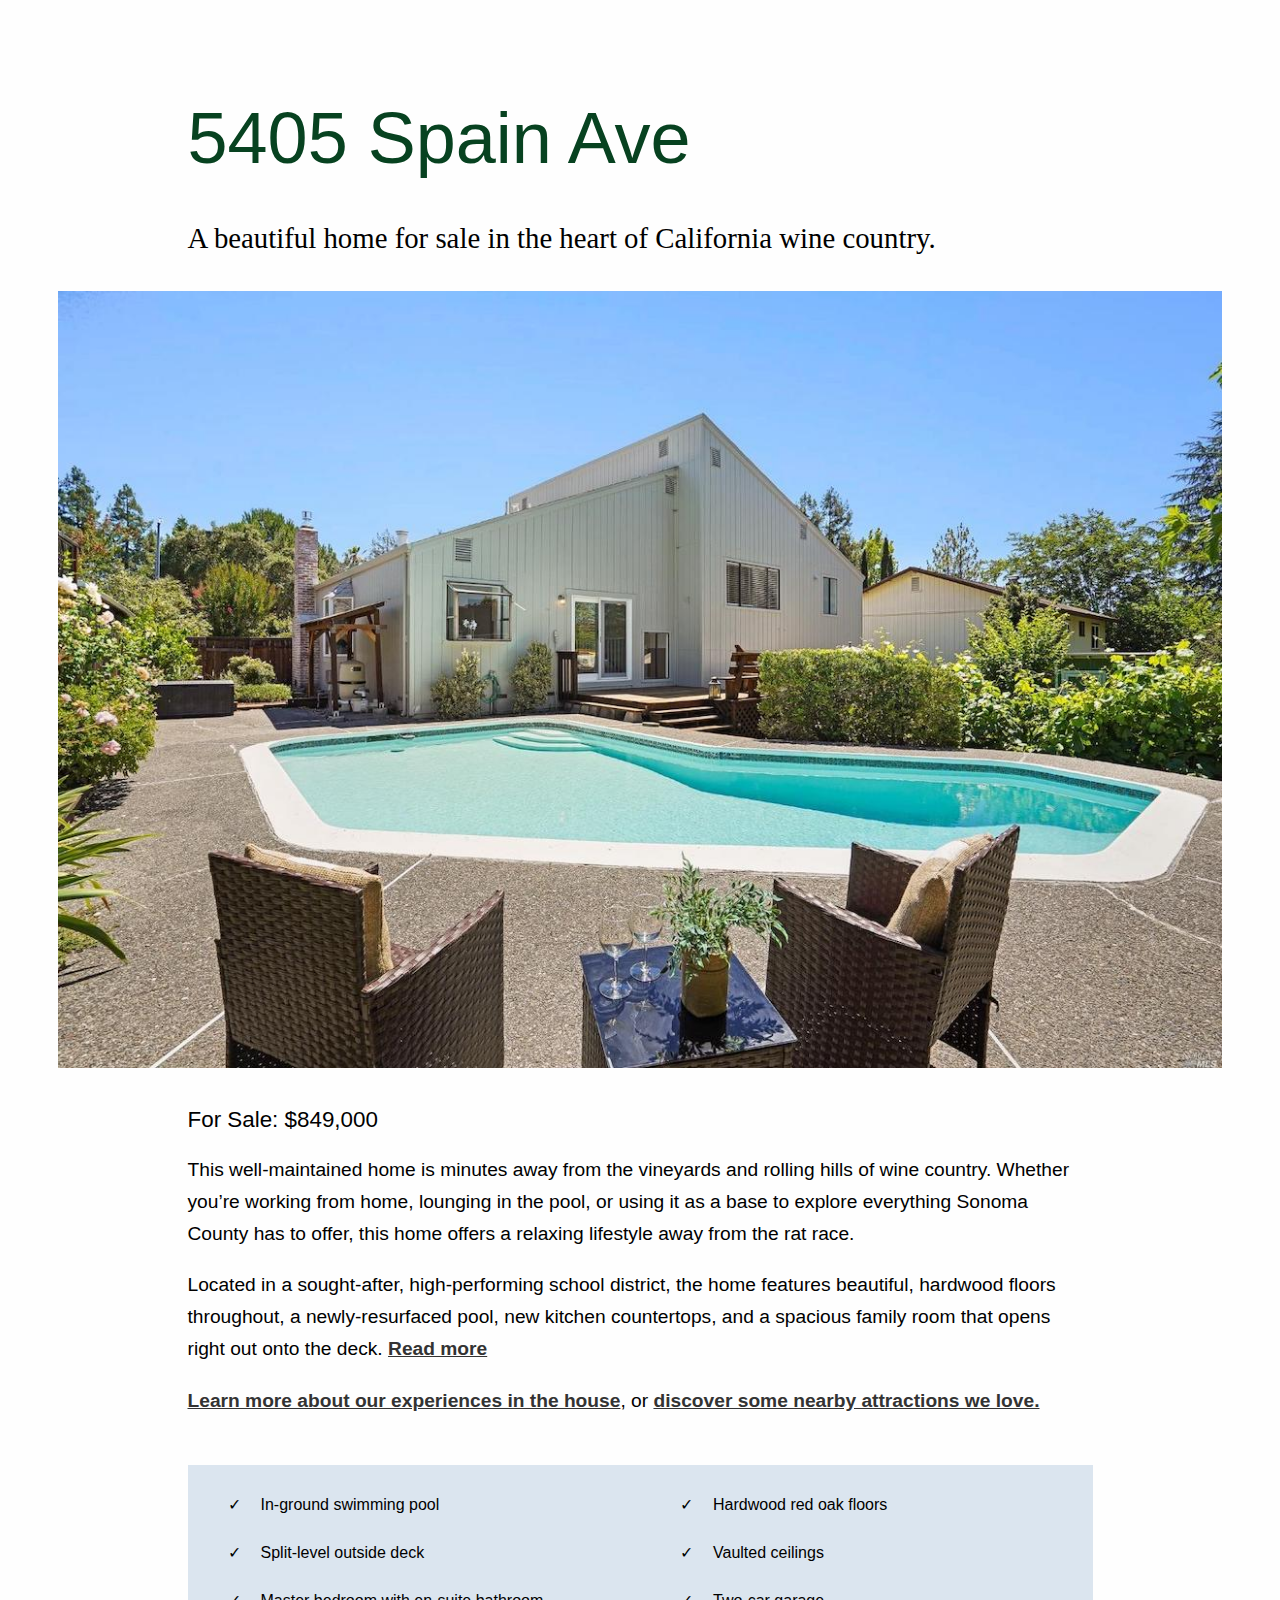
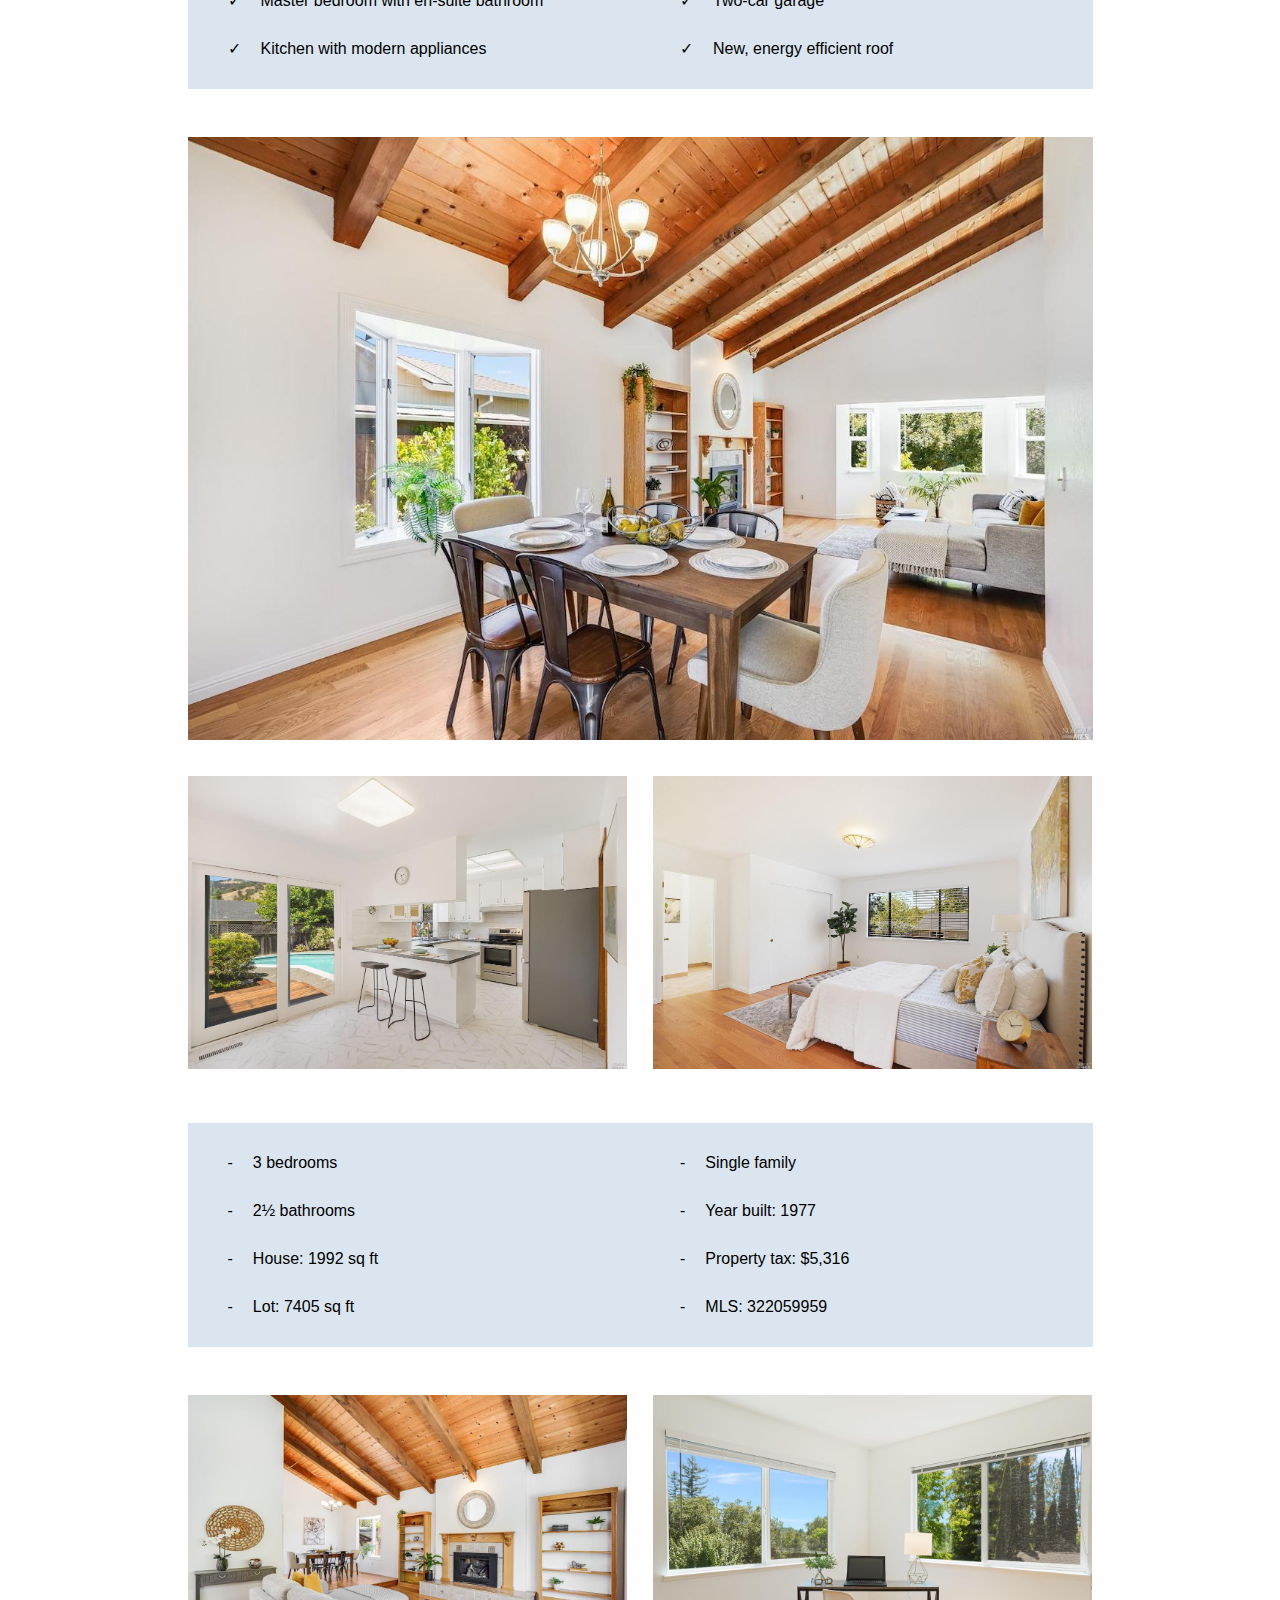
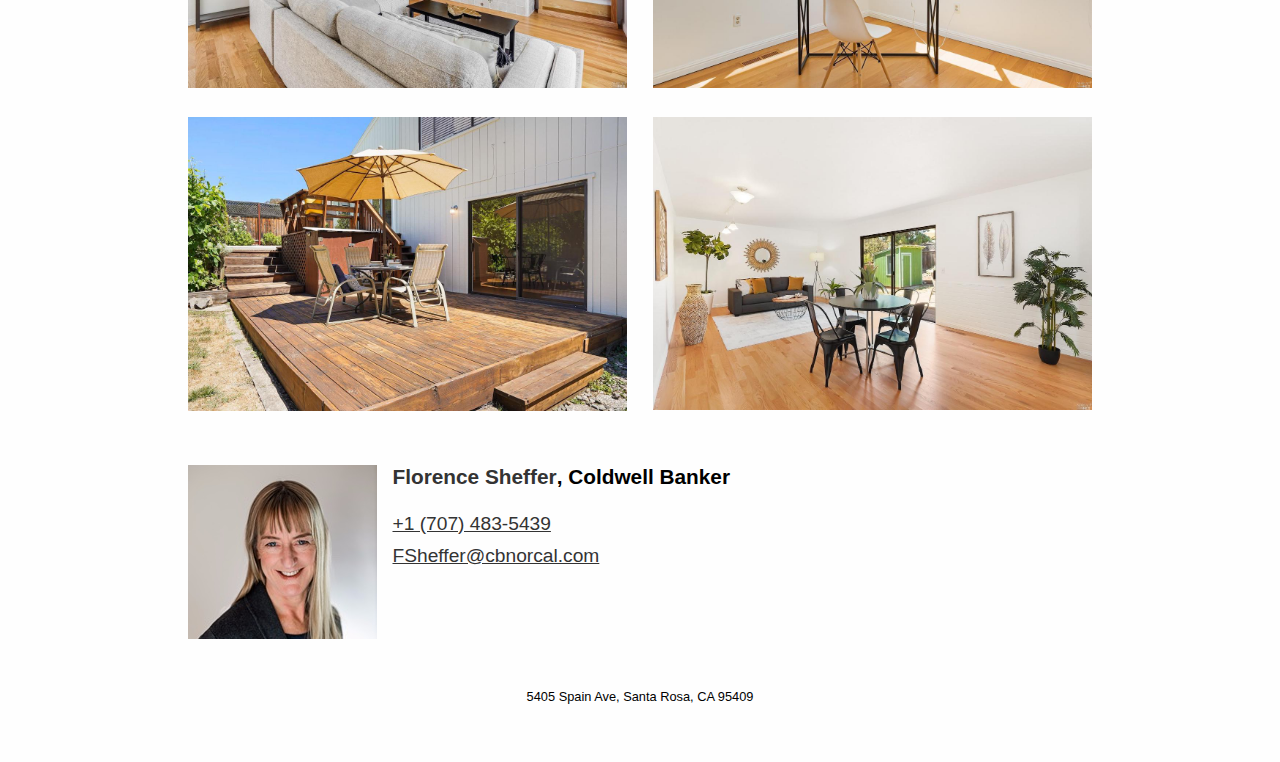
<file: index.html>
<!doctype html>
<html lang="en">
    <head>
        <title>5405 Spain Ave, Santa Rosa, CA</title>
        <meta charset="utf-8">
        <meta name="description" content="A beautiful three bedroom home for sale in the heart of California wine country.">
        <meta name="viewport" content="width=device-width, initial-scale=1.0">
        <meta name="mobile-web-app-capable" content="yes">

        <!-- Don't link the parcel as a phone number ... -->
        <meta name="format-detection" content="telephone=no">

        <!-- Social tags -->
        <meta name="twitter:card" content="summary_large_image">
        <meta name="twitter:site" content="@benwerd">
        <meta name="twitter:creator" content="@benwerd">
        <meta name="twitter:title" content="5405 Spain Ave, Santa Rosa, CA">
        <meta name="twitter:description" content="A beautiful three bedroom home for sale in the heart of California wine country.">
        <meta name="twitter:image" content="https://5405spainave.com/images/hero-twitter.jpg">

        <meta property="og:url" content="https://5405spainave.com">
        <meta property="og:type" content="website">
        <meta property="og:title" content="5405 Spain Ave, Santa Rosa, CA">
        <meta property="og:description" content="A beautiful three bedroom home for sale in the heart of California wine country.">
        <meta property="og:image" content="https://5405spainave.com/images/hero-fb.jpg">

        <!-- Favicon -->
        <link rel="apple-touch-icon" sizes="180x180" href="/apple-touch-icon.png">
        <link rel="icon" type="image/png" sizes="32x32" href="/favicon-32x32.png">
        <link rel="icon" type="image/png" sizes="16x16" href="/favicon-16x16.png">
        <link rel="manifest" href="/site.webmanifest">

        <!-- CSS file -->
        <link rel="stylesheet" href="/main.css" type="text/css">       
    </head>
    <body>
        <header>
            <h1>
                5405 Spain Ave
            </h1>
            <h2>
                A beautiful home for sale in the heart of California wine country.
            </h2>
        </header>
        <div class="hero-image">
            <img srcset="images/hero-2000.jpg 2000w, images/hero-1200.jpg 1200w, images/hero-480.jpg 480w"
                 sizes="(max-width: 600px) 480px, (max-width: 1300px) 1200px, (min-width: 1301px) 2000px"
                 src="images/hero-1200.jpeg"
                 alt="A photograph of a 3-bedroom house in Santa Rosa"
                 loading="lazy">
        </div>
        <main>
            <h3>
                For Sale: $849,000
            </h3>
            <p>
                This well-maintained home is minutes away from the vineyards and rolling hills of wine country. 
                Whether you’re working from home, lounging in the pool, or using it as a base to explore everything 
                Sonoma County has to offer, this home offers a relaxing lifestyle away from the rat race.
            </p>
            <p>
                Located in a sought-after, high-performing school district, the home features beautiful, hardwood floors
                throughout, a newly-resurfaced pool, new kitchen countertops, and a spacious family room that opens right 
                out onto the deck. 
                <a href="https://www.coldwellbankerhomes.com/ca/santa-rosa/5405-spain-ave/pid_47847622/" target="_blank"  rel="noopener noreferrer"><strong>Read more</strong></a>
            </p>
            <p>
                <a href="our-experiences.html"><strong>Learn more about our experiences in the house</strong></a>, or
                <a href="attractions.html"><strong>discover some nearby attractions we love.</strong></a>
            </p>
            <div class="amenities">
                <ul>
                    <li>In-ground swimming pool</li>
                    <li>Split-level outside deck</li>
                    <li>Master bedroom with en-suite bathroom</li>
                    <li>Kitchen with modern appliances</li>
                </ul>
                <ul>
                    <li>Hardwood red oak floors</li>
                    <li>Vaulted ceilings</li>
                    <li>Two-car garage</li>
                    <li>New, energy efficient roof</li>
                </ul>
            </div>
            <div class="hero-image">
                <img srcset="images/living-room-2000.jpg 2000w, images/living-room-1200.jpg 1200w, images/living-room-480.jpg 480w"
                     sizes="(max-width: 600px) 480px, (max-width: 1300px) 1200px, (min-width: 1301px) 2000px"
                     src="images/living-room-1200.jpeg"
                     alt="Dining room with spacious, vaulted ceilings"
                     loading="lazy">
            </div>
            <div class="image-pair">
                <div>
                    <img srcset="images/kitchen-2000.jpg 2000w, images/kitchen-1200.jpg 1200w, images/kitchen-480.jpg 480w"
                        sizes="(max-width: 600px) 480px, (max-width: 1300px) 1200px, (min-width: 1301px) 2000px"
                        src="images/kitchen-2000.jpg"
                        alt="Kitchen with brand new appliances and a view of the pool"
                        loading="lazy">
                </div>
                <div>
                    <img srcset="images/bed-2000.jpg 2000w, images/bed-1200.jpg 1200w, images/bed-480.jpg 480w"
                        sizes="(max-width: 600px) 480px, (max-width: 1300px) 1200px, (min-width: 1301px) 2000px"
                        src="images/bed-2000.jpg"
                        alt="Bright master bedroom with ensuite bathroom"
                        loading="lazy">
                </div>
            </div>
        </main>
        <div class="properties">
            <ul>
                <li>3 bedrooms</li>
                <li>2½ bathrooms</li>
                <li>House: 1992 sq ft</li>
                <li>Lot: 7405 sq ft</li>
            </ul>
            <ul>
                <li>Single family</li>
                <li>Year built: 1977</li>
                <li>Property tax: $5,316</li>
                <li>MLS: 322059959</li>
            </ul>
        </div>
        <main>
            <div class="image-pair">
                <div>
                    <img srcset="images/sofa-2000.jpg 2000w, images/sofa-1200.jpg 1200w, images/sofa-480.jpg 480w"
                        sizes="(max-width: 600px) 480px, (max-width: 1300px) 1200px, (min-width: 1301px) 2000px"
                        src="images/sofa-2000.jpg"
                        alt="Living room with built-in fireplace and beautiful, vaulted ceilings"
                        loading="lazy">
                </div>
                <div>
                    <img srcset="images/office-2000.jpg 2000w, images/office-1200.jpg 1200w, images/office-480.jpg 480w"
                        sizes="(max-width: 600px) 480px, (max-width: 1300px) 1200px, (min-width: 1301px) 2000px"
                        src="images/office-2000.jpg"
                        alt="Spacious office looking out on trees"
                        loading="lazy">
                </div>
                <div>
                    <img srcset="images/deck-2000.jpg 2000w, images/deck-1200.jpg 1200w, images/deck-480.jpg 480w"
                        sizes="(max-width: 600px) 480px, (max-width: 1300px) 1200px, (min-width: 1301px) 2000px"
                        src="images/deck-2000.jpg"
                        alt="Sunny backyard deck"
                        loading="lazy">
                </div>
                <div>
                    <img srcset="images/family-2000.jpg 2000w, images/family-1200.jpg 1200w, images/family-480.jpg 480w"
                        sizes="(max-width: 600px) 480px, (max-width: 1300px) 1200px, (min-width: 1301px) 2000px"
                        src="images/family-2000.jpg"
                        alt="Spacious family room"
                        loading="lazy">
                </div>
            </div>
        </main>
        <div class="agent">
            <img src="/images/florence.jpg" alt="A photograph of Florence Sheffer, realtor">
            <div class="details">
                <h4>
                    <a href="https://www.coldwellbankerhomes.com/ca/santa-rosa/agent/florence-sheffer/aid_37212/">Florence Sheffer</a>, Coldwell Banker
                </h4>
                <p>
                    <a href="tel:+17074835439">+1 (707) 483-5439</a><br>
                    <a href="mailto:FSheffer@cbnorcal.com">FSheffer@cbnorcal.com</a>
                </p>
            </div>
        </div>
        <footer class="h-card">
            <span class="p-adr">
                <span class="p-street-address">5405 Spain Ave</span>, 
                <span class="p-locality">Santa Rosa</span>, 
                <span class="p-region">CA</span> 
                <span class="p-postal-code">95409</span>
            </span>
        </footer>
        <script type="application/ld+json">
            {
                "@context": "https://schema.org",
                "@type": "SingleFamilyResidence",
                "name": "5405 Spain Ave, Santa Rosa, CA, 95409",
                "description": "A beautiful three bedroom home for sale in the heart of California wine country.",
                "numberOfRooms": 5,
                "floorSize": {
                    "@type": "QuantitativeValue",
                    "value": 1992,
                    "unitCode": "FTK"
                },
                "numberOfBathroomsTotal": 2.5,
                "numberOfBedrooms": 3,
                "yearBuilt": 1977,
                "address": {
                    "@type": "PostalAddress",
                    "addressCountry": "USA",
                    "addressLocality": "Santa Rosa",
                    "addressRegion": "California",
                    "postalCode": "95409",
                    "streetAddress": "5405 Spain Ave"
                },
                "geo": {
                    "@type": "GeoCoordinates",
                    "latitude": "38.473635",
                    "longitude": "-122.649460"
                },
                "image": "https://5405spainave.com/images/hero-1200.jpg",
                "telephone": "+1-510-283-3321",
                "tourBookingPage": "https://www.coldwellbankerhomes.com/ca/santa-rosa/5405-spain-ave/pid_47847622/"
            },
        </script>
        <script type="application/ld+json">
            {
                "@type":"Event",
                "@context":"http://schema.org",
                "startDate":"2022-07-17T13:00:00",
                "endDate":"2022-07-17T16:00:00",
                "name":"Open House: 1pm - 4pmpm",
                "description":"Open House",
                "url":"https://www.coldwellbankerhomes.com/ca/santa-rosa/5405-spain-ave/pid_47847622/",
                "location":{
                  "@type":"Place",
                  "@context":"http://schema.org",
                  "name":"5405 Spain Ave",
                  "address":{
                    "@type":"PostalAddress",
                    "@context":"http://schema.org",
                    "streetAddress":"5405 Spain Ave",
                    "postalCode":"95409",
                    "addressLocality":"Santa Rosa",
                    "addressRegion":"CA"
                  }
                },
                "image":"https://5405spainave.com/images/hero-2000.jpg",
                "offers":{
                  "@type":"Offer",
                  "price":849000,
                  "priceCurrency":"USD",
                  "availability":"http://schema.org/InStock",
                  "url":"https://5405spainave.com/"
                },
                "performer":"Coldwell Banker Realty"
              }
        </script>
        <script type="application/ld+json">
            {
                "@type":"Event",
                "@context":"http://schema.org",
                "startDate":"2022-07-19T10:00:00",
                "endDate":"2022-07-19T12:00:00",
                "name":"Open House: 10:00am - 12:00pm",
                "description":"Open House",
                "url":"https://www.coldwellbankerhomes.com/ca/santa-rosa/5405-spain-ave/pid_47847622/",
                "location":{
                    "@type":"Place",
                    "@context":"http://schema.org",
                    "name":"5405 Spain Ave",
                    "address":{
                    "@type":"PostalAddress",
                    "@context":"http://schema.org",
                    "streetAddress":"5405 Spain Ave",
                    "postalCode":"95409",
                    "addressLocality":"Santa Rosa",
                    "addressRegion":"CA"
                    }
                },
                "image":"https://5405spainave.com/images/hero-2000.jpg",
                "offers":{
                    "@type":"Offer",
                    "price":849000,
                    "priceCurrency":"USD",
                    "availability":"http://schema.org/InStock",
                    "url":"https://5405spainave.com/"
                },
                "performer":"Coldwell Banker Realty"
                }
        </script>
    </body>
</html>
</file>
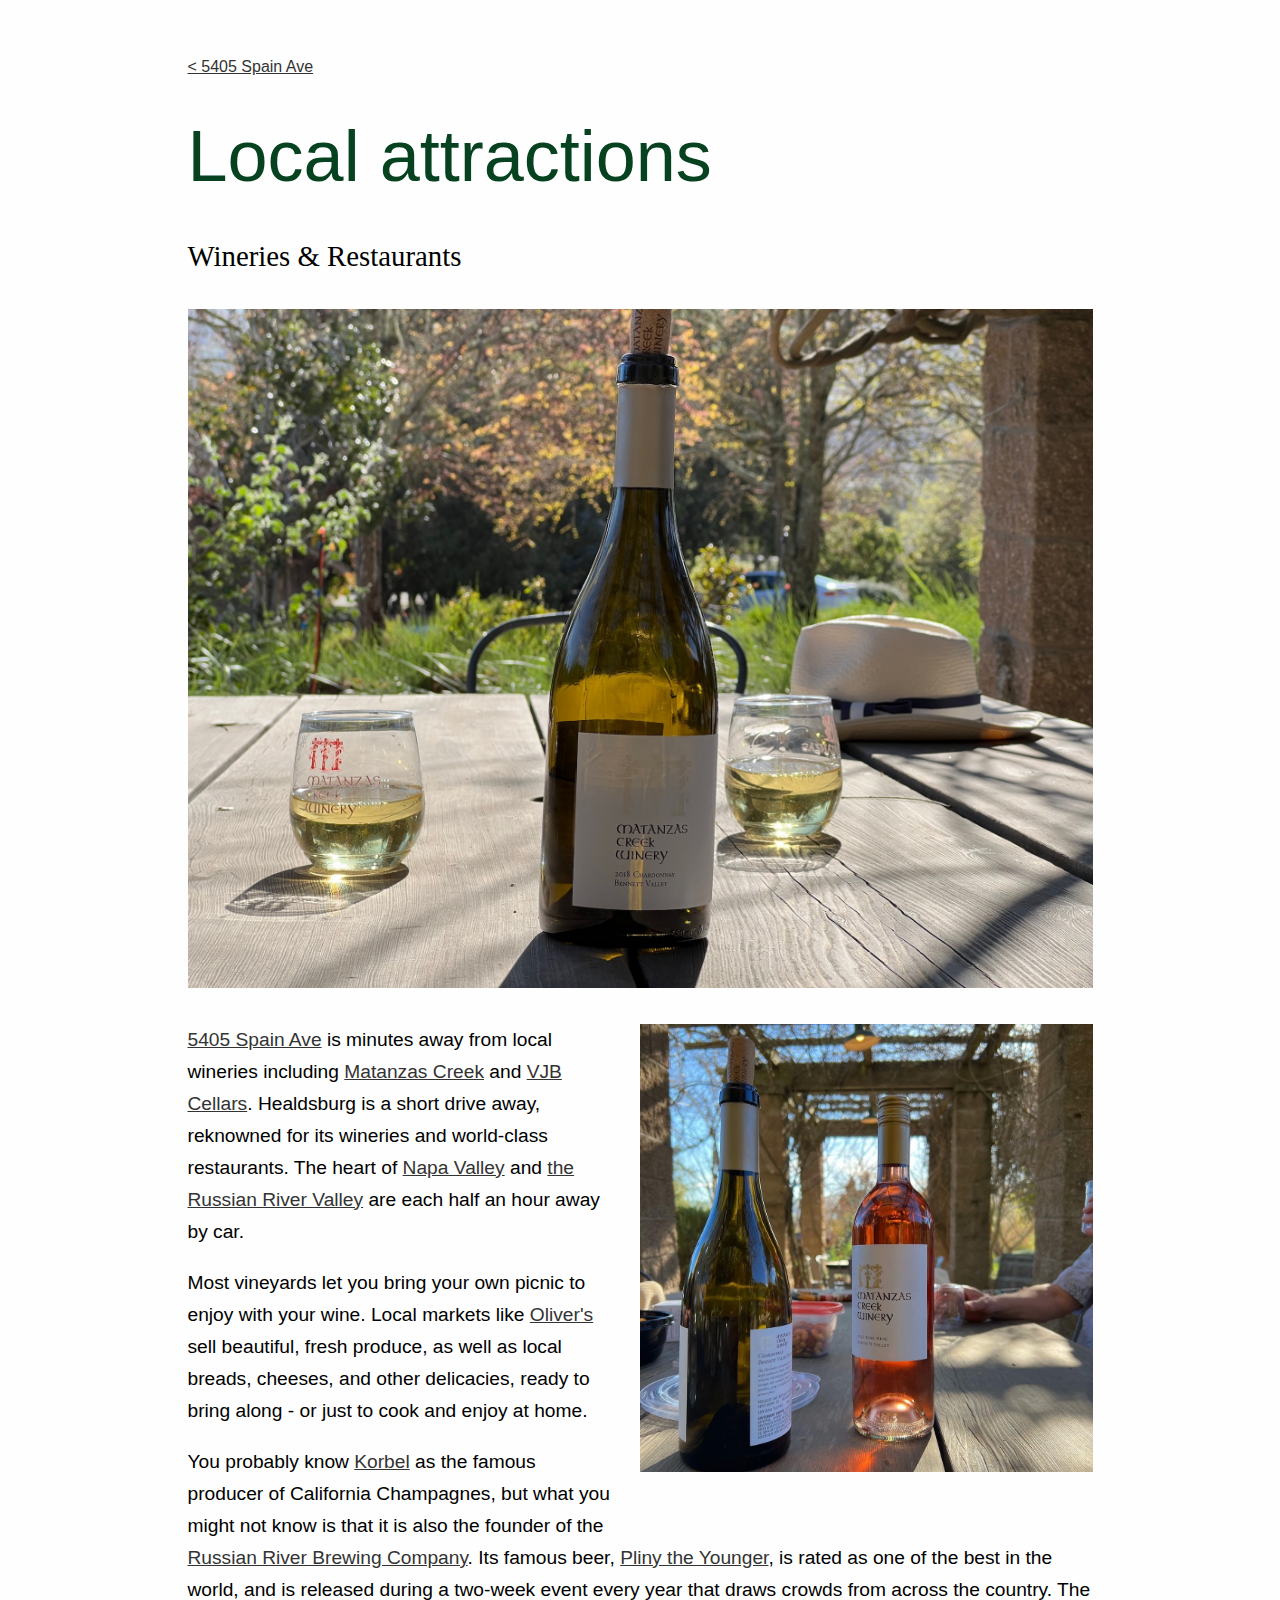
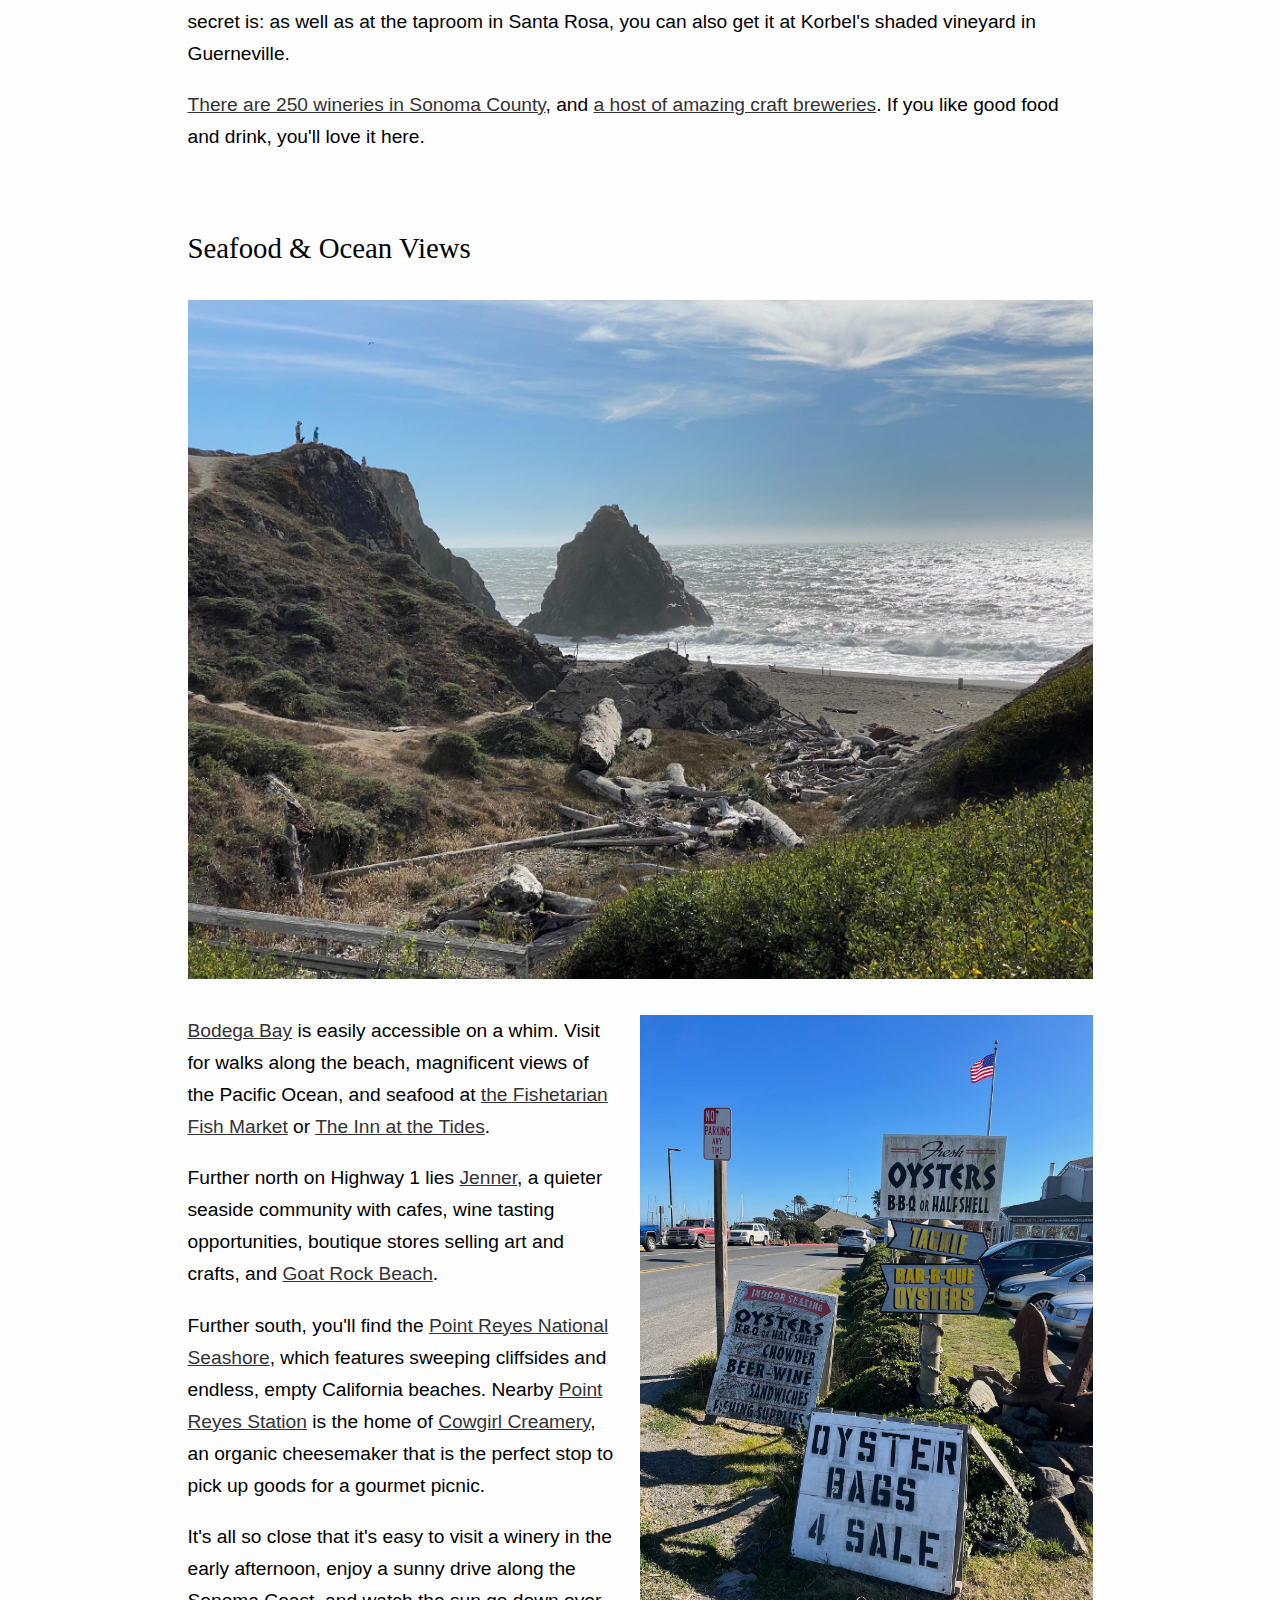
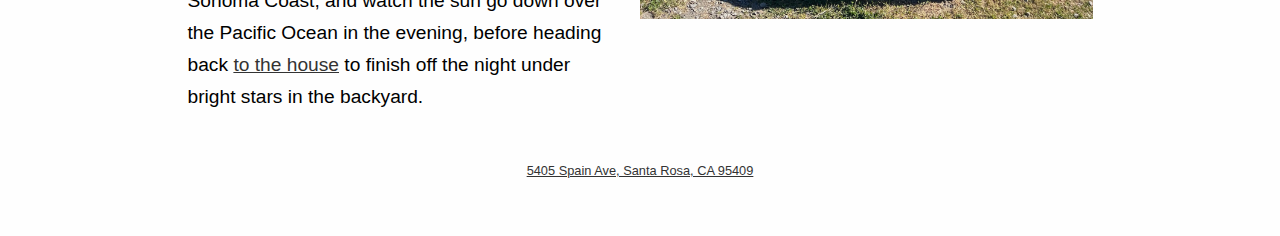
<file: attractions.html>
<!doctype html>
<html lang="en">
    <head>
        <title>Attractions | 5405 Spain Ave, Santa Rosa, CA</title>
        <meta charset="utf-8">
        <meta name="description" content="A beautiful three bedroom home for sale in the heart of California wine country.">
        <meta name="viewport" content="width=device-width, initial-scale=1.0">
        <meta name="mobile-web-app-capable" content="yes">

        <!-- Social tags -->
        <meta name="twitter:card" content="summary_large_image">
        <meta name="twitter:site" content="@benwerd">
        <meta name="twitter:creator" content="@benwerd">
        <meta name="twitter:title" content="5405 Spain Ave, Santa Rosa, CA">
        <meta name="twitter:description" content="A beautiful three bedroom home for sale in the heart of California wine country.">

        <!-- Favicon -->
        <link rel="apple-touch-icon" sizes="180x180" href="/apple-touch-icon.png">
        <link rel="icon" type="image/png" sizes="32x32" href="/favicon-32x32.png">
        <link rel="icon" type="image/png" sizes="16x16" href="/favicon-16x16.png">
        <link rel="manifest" href="/site.webmanifest">

        <!-- CSS file -->
        <link rel="stylesheet" href="/main.css" type="text/css">             
    </head>
    <body>
        <nav>
            <a href="/">&lt; 5405 Spain Ave</a>
        </nav>
        <header>
            <h1>Local attractions</h1>
        </header>
        <main>
            <h2>Wineries &amp; Restaurants</h2>
            <div class="hero-image">
                <img src="/images/matanzas-2000.jpg"
                     alt="Matanzas Creek winery"
                     loading="lazy">
            </div>
            <p>
                <img src="/images/matanzas-2-1200.jpg" alt="A photo of Matanzas Creek wine" class="illustration" loading="lazy">
                <a href="/">5405 Spain Ave</a> is minutes away from local wineries including 
                <a href="https://www.matanzascreek.com/" target="_blank" rel="noopener noreferrer">Matanzas Creek</a>
                and 
                <a href="https://vjbcellars.com/" target="_blank" rel="noopener noreferrer">VJB Cellars</a>.
                Healdsburg is a short drive away, reknowned for its wineries and world-class restaurants. The heart of
                <a href="https://www.visitnapavalley.com/" target="_blank" rel="noopener noreferrer">Napa Valley</a>
                and 
                <a href="https://www.sonomacounty.com/articles/wine-tasting-guerneville" target="_blank" rel="noopener noreferrer">the Russian River Valley</a> 
                are each half an hour away by car.
            </p>
            <p>
                Most vineyards let you bring your own picnic to enjoy with your wine. Local markets like
                <a href="https://www.oliversmarket.com/" target="_blank" rel="noopener noreferer">Oliver's</a>
                sell beautiful, fresh produce, as well as local breads, cheeses, and other delicacies,
                ready to bring along - or just to cook and enjoy at home.
            </p>
            <p>
                You probably know <a href="https://www.korbel.com/" target="_blank" rel="noopener noreferrer">Korbel</a> as the famous
                producer of California Champagnes, but what you might not know is that it is also the founder of the 
                <a href="https://www.russianriverbrewing.com/about-us/" target="_blank" rel="noopener noreferrer">Russian River Brewing Company</a>. 
                Its famous beer,
                <a href="https://www.beeradvocate.com/beer/profile/863/21690/" target="_blank" rel="noopener noreferrer">Pliny the Younger</a>, 
                is rated as one of the best in the world, and is released during a two-week event every year that draws crowds from across the country.
                The secret is: as well as at the taproom in Santa Rosa, you can also get it at Korbel's shaded vineyard in Guerneville.
            </p>
            <p>
                <a href="https://www.sonoma.com/wineries/" target="_blank" rel="noopener noreferer">There are 250 wineries in Sonoma County</a>,
                and
                <a href="https://www.sonomacounty.com/articles/best-craft-beer-and-breweries-sonoma-county" target="_blank" rel="noopener noreferer">a host of amazing craft breweries</a>.
                If you like good food and drink, you'll love it here.
            </p>
            <p>
                &nbsp;
            </p>
            <h2>
                Seafood &amp; Ocean Views
            </h2>
            <div class="hero-image">
                <img src="/images/bodega-2000.jpg"
                     alt="The Sonoma Coast off Bodega Bay"
                     loading="lazy">
            </div>
            <p>
                <img src="/images/oysters-2000.jpg"
                     alt="Oyster signs on Bodega Head"
                     loading="lazy"
                     class="illustration">
                <a href="https://www.sonomacounty.com/cities/bodega-bay" target="_blank" rel="noopener noreferrer">Bodega Bay</a>
                is easily accessible on a whim. Visit for walks along the beach, magnificent views of the Pacific Ocean,
                and seafood at 
                <a href="https://fishetarianfishmarket.com/" target="_blank" rel="noopener noreferrer">the Fishetarian Fish Market</a>
                or 
                <a href="https://www.innatthetides.com/tides-wharf-restaurant/" target="_blank" rel="noopener noreferrer">The Inn at the Tides</a>.
            </p>
            <p>
                Further north on Highway 1 lies 
                <a href="https://www.sonomacounty.com/articles/48-hours-jenner-california-coast" target="_blank" rel="noopener noreferrer">Jenner</a>,
                a quieter seaside community with cafes, 
                wine tasting opportunities, boutique stores selling art and crafts,
                and 
                <a href="https://www.sonomacounty.com/outdoor-activities/goat-rock-beach" target="_blank" rel="noopener noreferrer">Goat Rock Beach</a>.
            </p>
            <p>
                Further south, you'll find the 
                <a href="https://www.nps.gov/pore/index.htm" targt="_blank" rel="noopener noreferrer">Point Reyes National Seashore</a>,
                which features sweeping cliffsides and endless, empty California beaches. 
                Nearby
                <a href="https://www.bontraveler.com/a-weekend-guide-to-point-reyes-station-california/" target="_blank" rel="noopener noreferrer">Point Reyes Station</a>
                is the home of 
                <a href="https://cowgirlcreamery.com/" target="_blank" rel="noopener noreferrer">Cowgirl Creamery</a>,
                an organic cheesemaker that is the perfect stop to pick up goods for a gourmet picnic.
            </p>
            <p>
                It's all so close that it's easy to visit a winery in the early afternoon, enjoy a sunny drive along
                the Sonoma Coast, and watch the sun go down over the Pacific Ocean in the evening, before heading back 
                <a href="/">to the house</a> to finish off the night under bright stars in the backyard.
            </p>
            <div class="hero-image">

            </div>
        </main>
        <footer class="h-card">
            <a href="/">5405 Spain Ave, Santa Rosa, CA 95409</a>
        </footer>
    </body>
</html>
</file>
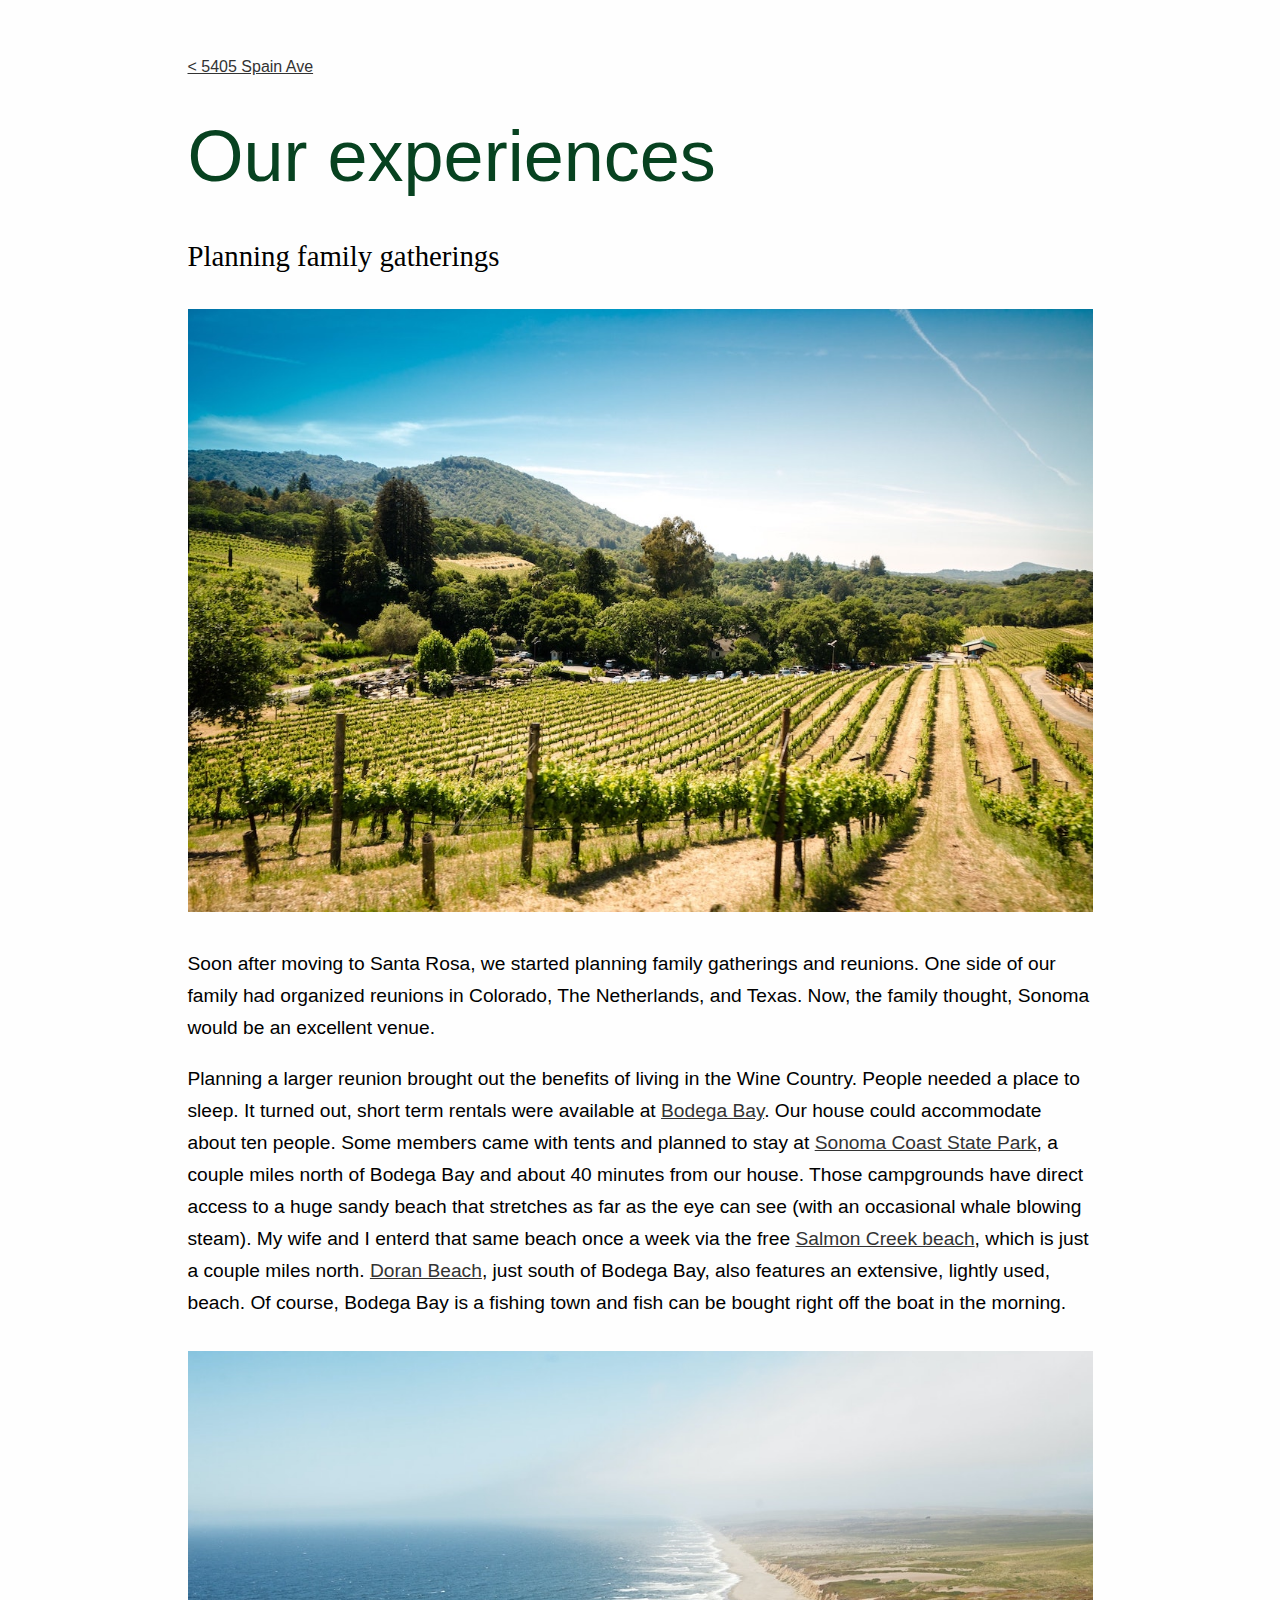
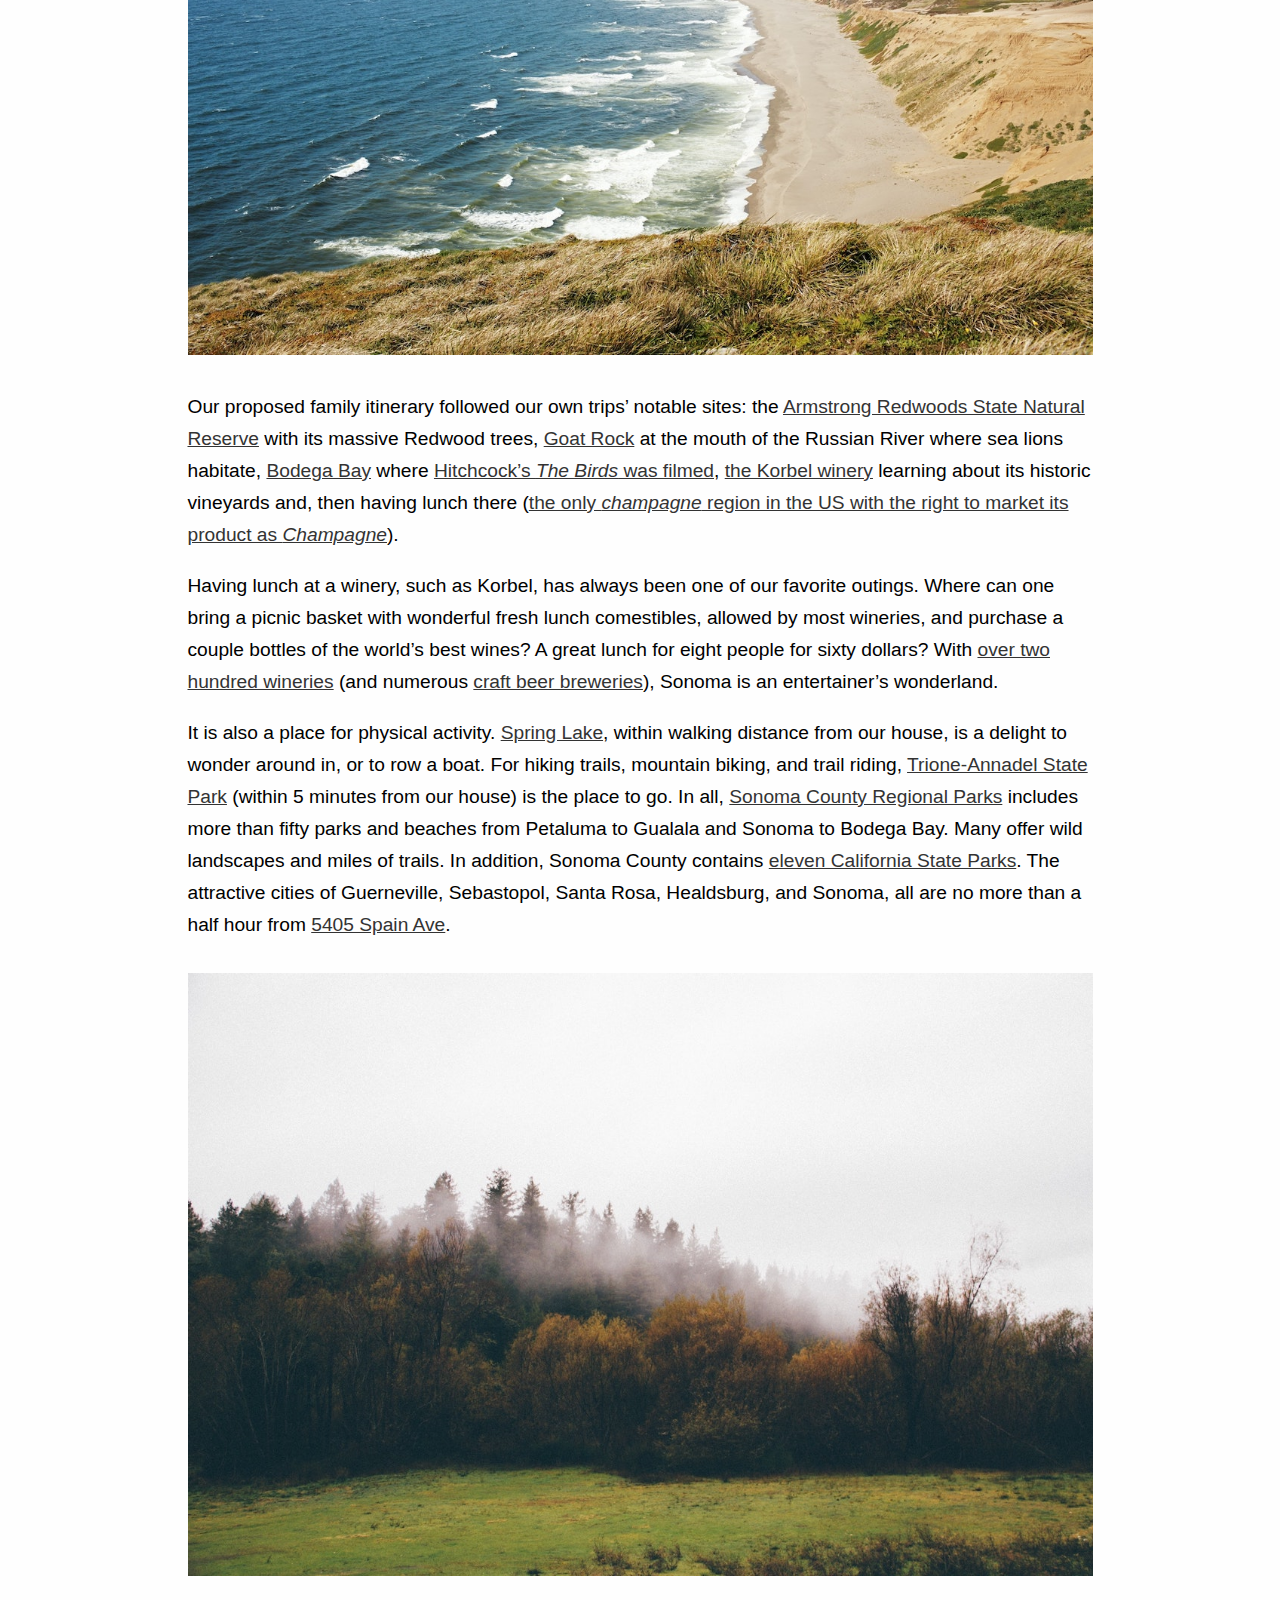
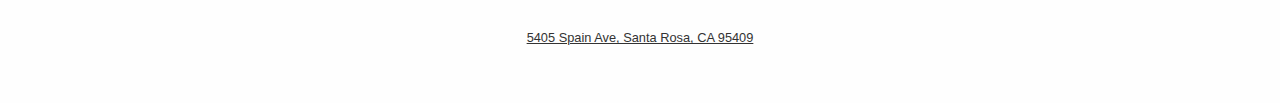
<file: our-experiences.html>
<!doctype html>
<html lang="en">
    <head>
        <title>Our Experiences | 5405 Spain Ave, Santa Rosa, CA</title>
        <meta charset="utf-8">
        <meta name="description" content="Sonoma County is a great jumping off point for beautiful scenery and culinary adventure.">
        <meta name="viewport" content="width=device-width, initial-scale=1.0">
        <meta name="mobile-web-app-capable" content="yes">

        <!-- Social tags -->
        <meta name="twitter:card" content="summary_large_image">
        <meta name="twitter:site" content="@benwerd">
        <meta name="twitter:creator" content="@benwerd">
        <meta name="twitter:title" content="5405 Spain Ave: Our experiences">
        <meta name="twitter:description" content="Sonoma County is a great jumping off point for beautiful scenery and culinary adventure.">
        <meta name="twitter:image" content="https://5405spainave.com/images/hero-twitter.jpg">

        <meta property="og:url" content="https://5405spainave.com">
        <meta property="og:type" content="website">
        <meta property="og:title" content="5405 Spain Ave: Our experiences">
        <meta property="og:description" content="Sonoma County is a great jumping off point for beautiful scenery and culinary adventure.">
        <meta property="og:image" content="https://5405spainave.com/images/hero-fb.jpg">

        <!-- Favicon -->
        <link rel="apple-touch-icon" sizes="180x180" href="/apple-touch-icon.png">
        <link rel="icon" type="image/png" sizes="32x32" href="/favicon-32x32.png">
        <link rel="icon" type="image/png" sizes="16x16" href="/favicon-16x16.png">
        <link rel="manifest" href="/site.webmanifest">

        <!-- CSS file -->
        <link rel="stylesheet" href="/main.css" type="text/css">   
    </head>
    <body>
        <nav>
            <a href="/">&lt; 5405 Spain Ave</a>
        </nav>
        <header>
            <h1>Our experiences</h1>
        </header>
        <main>
          <h2>
            Planning family gatherings
          </h2>
          <div class="hero-image">
            <img srcset="images/sonoma-2000.jpg 2000w, images/sonoma-1200.jpg 1200w, images/sonoma-480.jpg 480w"
                 sizes="(max-width: 600px) 480px, (max-width: 1300px) 1200px, (min-width: 1301px) 2000px"
                 src="/images/sonoma-2000.jpg"
                 alt="Sonoma County vineyards"
                 loading="lazy">
          </div>
          <p>
            Soon after moving to Santa Rosa, we started planning family gatherings and reunions.  
            One side of our family had organized reunions in Colorado, The Netherlands, and Texas.  
            Now, the family thought, Sonoma would be an excellent venue.
          </p>
          <p>
            Planning a larger reunion brought out the benefits of living in the Wine Country.  
            People needed a place to sleep.  It turned out, short term rentals were available at 
            <a href="https://www.sonomacounty.com/cities/bodega-bay" target="_blank" rel="noopener noreferrer">Bodega Bay</a>.  
            Our house could accommodate about ten people.  Some members came with tents and 
            planned to stay at 
            <a href="https://www.parks.ca.gov/?page_id=451" target="_blank" rel="noopener noreferrer">Sonoma Coast State Park</a>, 
            a couple miles north of Bodega Bay and about 
            40 minutes from our house.  Those campgrounds have direct access to a huge 
            sandy beach that stretches as far as the eye can see (with an occasional whale blowing steam).  
            My wife and I enterd that same beach once a week via the free 
            <a href="https://www.sonomacounty.com/outdoor-activities/south-salmon-creek-beach" target="_blank" rel="noopener noreferrer">Salmon Creek beach</a>, 
            which is just a couple miles north.  
            <a href="https://parks.sonomacounty.ca.gov/visit/find-a-park/doran-regional-park" target="_blank" rel="noopener noreferrer">Doran Beach</a>, 
            just south of Bodega Bay, also features an extensive, 
            lightly used, beach.  Of course, Bodega Bay is a fishing town and fish can be bought right 
            off the boat in the morning.
          </p>
          <div class="hero-image">
            <img srcset="images/bodega-bay-2000.jpg 2000w, images/bodega-bay-1200.jpg 1200w, images/bodega-bay-480.jpg 480w"
                 sizes="(max-width: 600px) 480px, (max-width: 1300px) 1200px, (min-width: 1301px) 2000px"
                 src="/images/bodega-bay-2000.jpg"
                 alt="Bodega Bay"
                 loading="lazy">
          </div>
          <p>
            Our proposed family itinerary followed our own trips’ notable sites:  
            the 
            <a href="https://www.parks.ca.gov/?page_id=450" target="_blank" rel="noopener noreferrer">Armstrong Redwoods State Natural Reserve</a> 
            with its massive Redwood trees, 
            <a href="https://www.sonomacounty.com/outdoor-activities/goat-rock-beach" target="_blank" rel="noopener noreferrer">Goat Rock</a> 
            at the mouth of the Russian River where 
            sea lions habitate,
            <a href="https://www.bodegabay.com/" target="_blank" rel="noopener noreferer">Bodega Bay</a>
            where
            <a href="https://www.sonomacounty.com/articles/alfred-hitchcocks-birds-still-flutter-around-bodega" target="_blank" rel="noopener noreferer">Hitchcock’s <em>The Birds</em> was filmed</a>, 
            <a href="https://www.korbel.com/" target="_blank" rel="noopener noreferer">the Korbel winery</a>
            learning about its historic 
            vineyards and, then having lunch there 
            (<a href="https://vinepair.com/wine-blog/loophole-california-champagne-legal/" target="_blank" rel="noopener noreferer">the only <em>champagne</em> region in the US with the right to market its product as <em>Champagne</em></a>).
          </p>
          <p>
            Having lunch at a winery, such as Korbel, has always
            been one of our favorite outings.  Where can one bring a picnic basket with wonderful fresh lunch 
            comestibles, allowed by most wineries, and purchase a couple bottles of the world’s best wines?  
            A great lunch for eight people for sixty dollars? With 
            <a href="https://www.sonoma.com/wineries/" target="_blank" rel="noopener noreferer">over two hundred wineries</a> 
            (and numerous 
            <a href="https://www.sonomacounty.com/articles/best-craft-beer-and-breweries-sonoma-county" target="_blank" rel="noopener noreferer">craft beer breweries</a>), 
            Sonoma is an entertainer’s wonderland.
          </p>
          <p>
            It is also a place for physical activity.  
            <a href="https://parks.sonomacounty.ca.gov/visit/find-a-park/spring-lake-regional-park" target="_blank" rel="noopener noreferer">Spring Lake</a>, 
            within walking distance from our house, is 
            a delight to wonder around in, or to row a boat.  For hiking trails, mountain biking, and trail 
            riding, 
            <a href="https://www.parks.ca.gov/?page_id=480" target="_blank" rel="noopener noreferer">Trione-Annadel State Park</a> 
            (within 5 minutes from our house) is the place to go.  In all, 
            <a href="https://parks.sonomacounty.ca.gov/" target="_blank" rel="noopener noreferer">Sonoma County Regional Parks</a>
            includes more than fifty parks and beaches from Petaluma to Gualala 
            and Sonoma to Bodega Bay. Many offer wild landscapes and miles of trails.  In addition, Sonoma 
            County contains 
            <a href="https://www.sonomacounty.com/articles/sonoma-county-state-parks" target="_blank" rel="noopener noreferer">eleven California State Parks</a>. 
            The attractive cities of Guerneville, Sebastopol, 
            Santa Rosa, Healdsburg, and Sonoma, all are no more than a half hour from <a href="/">5405 Spain Ave</a>.
          </p>
          <div class="hero-image">
            <img srcset="images/guerneville-2000.jpg 2000w, images/guerneville-1200.jpg 1200w, images/guerneville-480.jpg 480w"
                 sizes="(max-width: 600px) 480px, (max-width: 1300px) 1200px, (min-width: 1301px) 2000px"
                 src="/images/guerneville-2000.jpg"
                 alt="Fog rolling over the trees in Guerneville"
                 loading="lazy">
          </div>
        </main>
        <footer class="h-card">
            <a href="/">5405 Spain Ave, Santa Rosa, CA 95409</a>
        </footer>
    </body>
</html>
</file>
<file: main.css>
body {
    background-color: #fefefe;
    color: #000;
    padding: 50px;
    font-family: Helvetica, sans-serif;
    font-weight: 400;
}
header, main, footer, .properties, .amenities, .agent, nav {
    margin: auto;
    max-width: 905px;
}
footer {
    margin-top: 50px;
    text-align: center;
    font-size: 0.8rem;
}
h1, h2, h3 {
    line-height: 1.4em;
    text-align: left;
    font-weight: 400;
}
h1 {
    font-size: 4.5rem;
    font-family: Helvetica; /* 'Homemade Apple'; */
    color: rgb(7, 66, 32);
    line-height: 4rem;
}
h2 {
    font-family: Georgia, 'Times New Roman', Times, serif;
    font-size: 1.8rem;
}
h3 {
    font-size: 1.4rem;
    margin: 0; padding: 0;
}
h4 {
    font-size: 1.3rem;
    margin: 0; padding: 0;
}
p {
    font-size: 1.2rem;
    line-height: 2rem;
}
a {
    color: #333;
}
.properties, .amenities {
    line-height: 3rem;
    display: block;
    margin-bottom: 3rem;
    background-color: #dbe5ef;
}
.properties {
    margin-top: 1.5rem;
}
.amenities {
    margin-top: 3rem;
}
.properties ul, .amenities ul {
    list-style: none;
}
@media only screen and (max-width: 750px) {
  body {
    padding: 10px;
    padding-bottom: 150px;
  }
}
.properties ul li:before {
    content: '-';
    margin-right: 20px;
}
.amenities ul li:before {
    content: '✓';
    margin-right: 20px;
}
@media only screen and (min-width: 1024px) {
    .properties, .amenities {
        display: flex;
    }
    .properties ul, .amenities ul {
        flex: 1;
        flex-direction: column;
    }
}
@media only screen and (max-width: 1023px) {
    h1 {
        font-size: 2.6rem;
    }
    h2 {
        font-size: 1.6rem;
    }
    .properties ul, .amenities ul {
        margin: 0;
        padding-inline-start: 15px;
    }
    .properties ul li {
        padding-left: 0;
    }
}
.hero-image {
    margin-top: 2rem;
    margin-bottom: 2rem;
    width: 100%;
    padding: 0;
}
.hero-image img {
    width: 100%;
}
.image-pair {
    width: 100%;
    display: grid;
    flex-wrap: wrap;
    margin-bottom: 50px;
    row-gap: 25px;
}
.illustration {
    max-width: 50%;
    float: right;
    margin-bottom: 50px;
    margin-left: 25px;
}
@media only screen and (min-width: 750px) {
    .image-pair {
        grid-template-columns: repeat(2, 1fr);
        gap: 25px;
    }
}
@media only screen and (max-width: 750px) {
    .image-pair {
        row-gap: 35px !important;
        gap: 0;
    }
    .image-pair img {
        width: 100%;
    }
}
.image-pair img {
    max-width: 100%;
}
.agent img {
    width: 100%;
    max-width: 189px;
    background-color: #666;
}
.agent h4 a {
    text-decoration: none;
    font-weight: 800;
}
@media (min-width: 720px) {
    .agent {
        display: flex;
        gap: 1rem;
    }
    .agent img {
        flex: 1;
    }
    .agent .details {
        flex: 4;
    }
}
@media (max-width: 720px) {
    .agent img {
        margin: auto;
        margin-bottom: 25px;
        display: block;
    }
    .agent {
        font-size: 1rem;
        text-align: center;
    }
}
</file>
